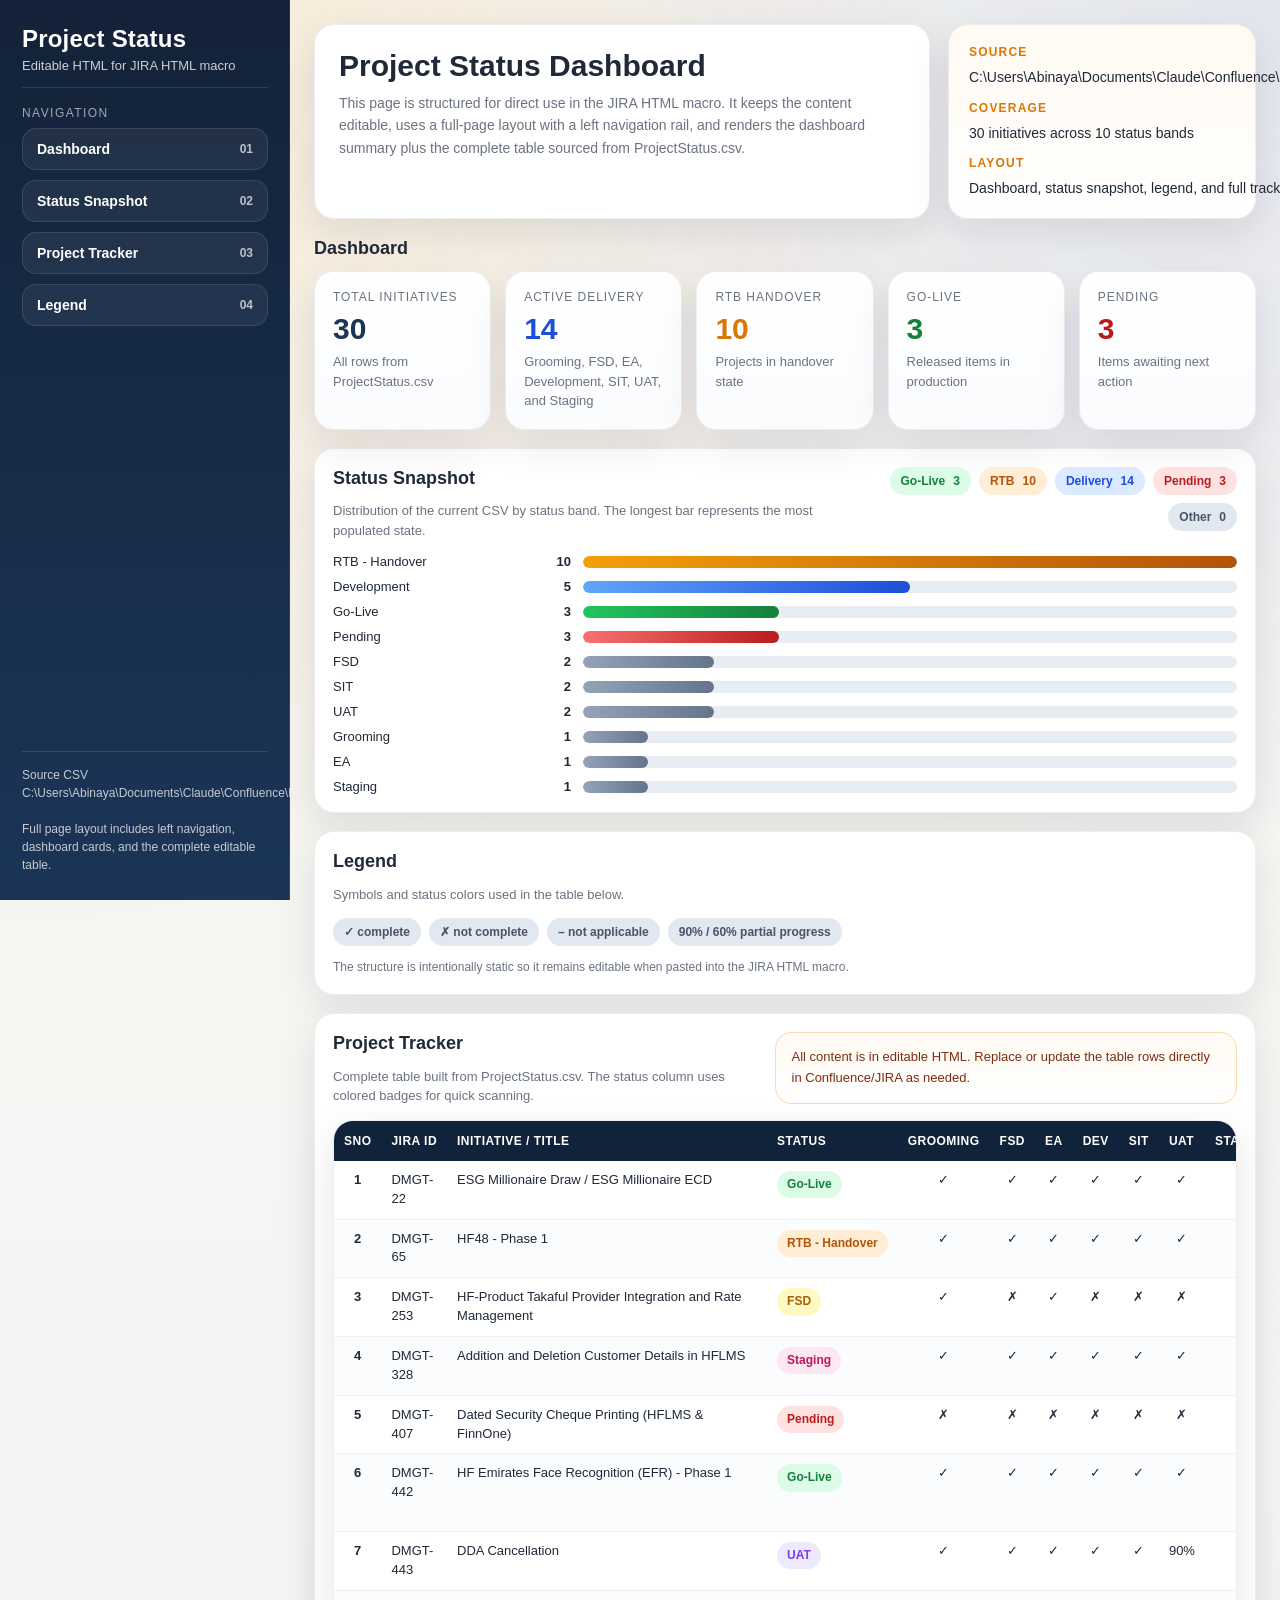
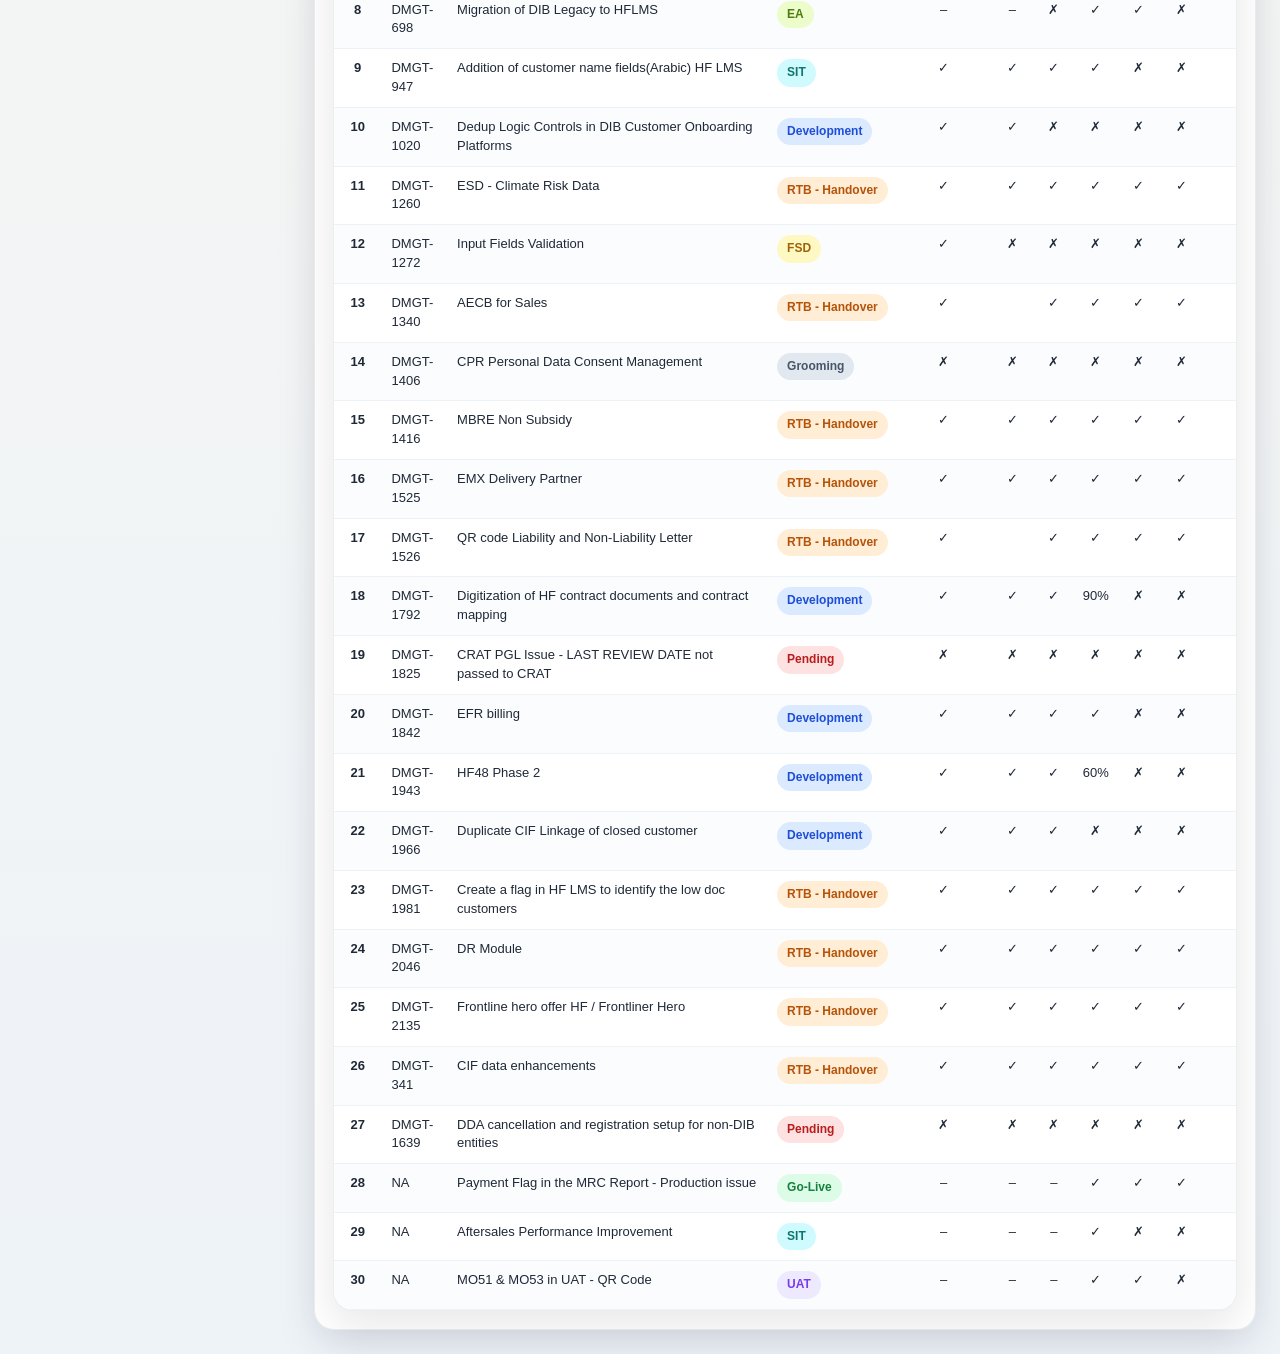
<file: ProjectStatus_JIRA.html>
<!DOCTYPE html>
<html lang="en">
<head>
  <meta charset="utf-8" />
  <meta name="viewport" content="width=device-width, initial-scale=1" />
  <title>Project Status Dashboard</title>
  <style>
    :root {
      --bg: #f4efe4;
      --panel: #ffffff;
      --ink: #1f2937;
      --muted: #6b7280;
      --line: #d8e0ea;
      --nav: #132238;
      --nav2: #1b3557;
      --accent: #d97706;
      --accent-soft: #fff3e0;
      --green: #15803d;
      --green-soft: #dcfce7;
      --amber: #b45309;
      --amber-soft: #fef3c7;
      --red: #b91c1c;
      --red-soft: #fee2e2;
      --blue: #1d4ed8;
      --blue-soft: #dbeafe;
      --shadow: 0 14px 40px rgba(15, 23, 42, 0.10);
    }

    * { box-sizing: border-box; }

    html { scroll-behavior: smooth; }

    body {
      margin: 0;
      color: var(--ink);
      background:
        radial-gradient(circle at top left, rgba(217, 119, 6, 0.12), transparent 30%),
        radial-gradient(circle at top right, rgba(29, 78, 216, 0.10), transparent 28%),
        linear-gradient(180deg, #faf7f0 0%, #eef3f8 100%);
      font-family: "Segoe UI", Tahoma, sans-serif;
    }

    .shell {
      display: flex;
      min-height: 100vh;
      align-items: stretch;
    }

    .sidebar {
      width: 290px;
      min-width: 290px;
      background: linear-gradient(180deg, var(--nav) 0%, var(--nav2) 100%);
      color: #fff;
      padding: 26px 22px;
      display: flex;
      flex-direction: column;
      gap: 18px;
      box-shadow: inset -1px 0 0 rgba(255, 255, 255, 0.08);
      position: sticky;
      top: 0;
      height: 100vh;
      overflow: auto;
    }

    .brand {
      display: grid;
      gap: 6px;
      padding-bottom: 14px;
      border-bottom: 1px solid rgba(255, 255, 255, 0.12);
    }

    .brand h1 {
      margin: 0;
      font-size: 24px;
      line-height: 1.1;
      letter-spacing: 0.2px;
    }

    .brand p {
      margin: 0;
      font-size: 13px;
      color: rgba(255, 255, 255, 0.78);
    }

    .nav-title {
      margin: 0 0 8px;
      font-size: 12px;
      letter-spacing: 0.12em;
      text-transform: uppercase;
      color: rgba(255, 255, 255, 0.60);
    }

    .nav {
      display: grid;
      gap: 10px;
    }

    .nav a {
      display: flex;
      align-items: center;
      justify-content: space-between;
      gap: 12px;
      text-decoration: none;
      color: #fff;
      background: rgba(255, 255, 255, 0.06);
      border: 1px solid rgba(255, 255, 255, 0.10);
      padding: 12px 14px;
      border-radius: 14px;
      transition: transform 0.15s ease, background 0.15s ease;
      font-size: 14px;
      font-weight: 600;
    }

    .nav a:hover {
      transform: translateX(2px);
      background: rgba(255, 255, 255, 0.12);
    }

    .nav a span:last-child {
      opacity: 0.7;
      font-size: 12px;
    }

    .sidebar-footer {
      margin-top: auto;
      padding-top: 14px;
      border-top: 1px solid rgba(255, 255, 255, 0.12);
      font-size: 12px;
      color: rgba(255, 255, 255, 0.74);
      line-height: 1.5;
    }

    .main {
      flex: 1;
      padding: 24px;
      min-width: 0;
    }

    .hero {
      display: grid;
      grid-template-columns: minmax(0, 1.6fr) minmax(280px, 0.8fr);
      gap: 18px;
      align-items: stretch;
      margin-bottom: 18px;
    }

    .hero-copy,
    .hero-note,
    .panel,
    .card,
    .table-wrap {
      background: var(--panel);
      border: 1px solid rgba(31, 41, 55, 0.08);
      border-radius: 20px;
      box-shadow: var(--shadow);
    }

    .hero-copy {
      padding: 24px;
    }

    .hero-copy h2 {
      margin: 0 0 10px;
      font-size: 30px;
      line-height: 1.1;
    }

    .hero-copy p {
      margin: 0;
      color: var(--muted);
      font-size: 14px;
      line-height: 1.6;
      max-width: 900px;
    }

    .hero-note {
      padding: 18px 20px;
      background: linear-gradient(180deg, #fffaf2 0%, #fff 100%);
      display: grid;
      gap: 10px;
      align-content: center;
    }

    .hero-note strong {
      display: block;
      font-size: 12px;
      text-transform: uppercase;
      letter-spacing: 0.10em;
      color: var(--accent);
      margin-bottom: 4px;
    }

    .hero-note div {
      font-size: 14px;
      line-height: 1.6;
      color: var(--ink);
    }

    .section {
      margin-top: 18px;
    }

    .section h3 {
      margin: 0 0 12px;
      font-size: 18px;
      line-height: 1.25;
    }

    .cards {
      display: grid;
      grid-template-columns: repeat(5, minmax(0, 1fr));
      gap: 14px;
    }

    .card {
      padding: 18px;
      background: linear-gradient(180deg, #fff 0%, #fbfcfe 100%);
    }

    .card .label {
      display: block;
      color: var(--muted);
      font-size: 12px;
      letter-spacing: 0.08em;
      text-transform: uppercase;
      margin-bottom: 10px;
    }

    .card .value {
      display: block;
      font-size: 30px;
      line-height: 1;
      font-weight: 800;
      margin-bottom: 8px;
    }

    .card .meta {
      display: block;
      color: var(--muted);
      font-size: 13px;
      line-height: 1.5;
    }

    .card.total .value { color: var(--nav2); }
    .card.delivery .value { color: var(--blue); }
    .card.rtb .value { color: var(--accent); }
    .card.live .value { color: var(--green); }
    .card.pending .value { color: var(--red); }

    .panel {
      padding: 18px;
    }

    .panel-head {
      display: flex;
      justify-content: space-between;
      gap: 16px;
      align-items: flex-start;
      margin-bottom: 14px;
    }

    .panel-head p {
      margin: 4px 0 0;
      color: var(--muted);
      font-size: 13px;
      line-height: 1.5;
    }

    .legend {
      display: flex;
      flex-wrap: wrap;
      gap: 8px;
      justify-content: flex-end;
    }

    .chip {
      display: inline-flex;
      align-items: center;
      gap: 8px;
      padding: 7px 11px;
      border-radius: 999px;
      font-size: 12px;
      font-weight: 700;
      white-space: nowrap;
    }

    .chip strong {
      font-size: 12px;
    }

    .chip-go-live { background: var(--green-soft); color: var(--green); }
    .chip-rtb { background: #ffedd5; color: #b45309; }
    .chip-development { background: var(--blue-soft); color: var(--blue); }
    .chip-pending { background: var(--red-soft); color: var(--red); }
    .chip-other { background: #e2e8f0; color: #475569; }

    .status-grid {
      display: grid;
      gap: 10px;
    }

    .status-row {
      display: grid;
      grid-template-columns: 170px 56px 1fr;
      gap: 12px;
      align-items: center;
      font-size: 13px;
    }

    .status-row .count {
      text-align: right;
      font-weight: 800;
      color: var(--ink);
    }

    .bar {
      height: 12px;
      border-radius: 999px;
      background: #e8edf4;
      overflow: hidden;
    }

    .bar span {
      display: block;
      height: 100%;
      border-radius: inherit;
    }

    .bar-go-live { background: linear-gradient(90deg, #22c55e, #15803d); }
    .bar-rtb { background: linear-gradient(90deg, #f59e0b, #b45309); }
    .bar-dev { background: linear-gradient(90deg, #60a5fa, #1d4ed8); }
    .bar-pending { background: linear-gradient(90deg, #f87171, #b91c1c); }
    .bar-other { background: linear-gradient(90deg, #94a3b8, #64748b); }

    .table-wrap {
      overflow: auto;
    }

    table {
      width: 100%;
      min-width: 1700px;
      border-collapse: separate;
      border-spacing: 0;
    }

    thead th {
      position: sticky;
      top: 0;
      background: #10233b;
      color: #fff;
      padding: 12px 10px;
      font-size: 12px;
      line-height: 1.35;
      text-transform: uppercase;
      letter-spacing: 0.04em;
      text-align: left;
      vertical-align: bottom;
      white-space: nowrap;
      z-index: 1;
    }

    tbody td {
      padding: 10px 10px;
      border-bottom: 1px solid #edf2f7;
      font-size: 13px;
      line-height: 1.45;
      vertical-align: top;
      background: #fff;
    }

    tbody tr:nth-child(even) td {
      background: #fbfcfe;
    }

    tbody tr:hover td {
      background: #fff8ed;
    }

    td.num {
      text-align: center;
      font-weight: 700;
      width: 52px;
    }

    td.center {
      text-align: center;
      white-space: nowrap;
    }

    td.title {
      min-width: 320px;
    }

    td.remark {
      min-width: 260px;
    }

    .status-badge {
      display: inline-flex;
      align-items: center;
      padding: 5px 10px;
      border-radius: 999px;
      font-size: 12px;
      font-weight: 800;
      white-space: nowrap;
    }

    .status-go-live { background: var(--green-soft); color: var(--green); }
    .status-rtb { background: #ffedd5; color: #b45309; }
    .status-development { background: var(--blue-soft); color: var(--blue); }
    .status-pending { background: var(--red-soft); color: var(--red); }
    .status-sit { background: #cffafe; color: #0f766e; }
    .status-uat { background: #ede9fe; color: #7c3aed; }
    .status-fsd { background: #fef9c3; color: #a16207; }
    .status-grooming { background: #e2e8f0; color: #475569; }
    .status-staging { background: #fce7f3; color: #be185d; }
    .status-ea { background: #ecfccb; color: #4d7c0f; }

    .note {
      background: linear-gradient(180deg, #fffaf2 0%, #fff 100%);
      border: 1px solid #fed7aa;
      border-radius: 16px;
      padding: 14px 16px;
      color: #7c2d12;
      font-size: 13px;
      line-height: 1.6;
    }

    .footnote {
      margin-top: 12px;
      color: var(--muted);
      font-size: 12px;
      line-height: 1.5;
    }

    @media (max-width: 1180px) {
      .shell { flex-direction: column; }
      .sidebar {
        width: 100%;
        min-width: 0;
        height: auto;
        position: relative;
      }
      .hero { grid-template-columns: 1fr; }
      .cards { grid-template-columns: repeat(2, minmax(0, 1fr)); }
      .panel-head { flex-direction: column; }
      .legend { justify-content: flex-start; }
      .main { padding: 16px; }
    }

    @media (max-width: 760px) {
      .cards { grid-template-columns: 1fr; }
      .status-row { grid-template-columns: 1fr; }
      .status-row .count { text-align: left; }
    }
  </style>
</head>
<body>
  <div class="shell">
    <aside class="sidebar">
      <div class="brand">
        <h1>Project Status</h1>
        <p>Editable HTML for JIRA HTML macro</p>
      </div>

      <div>
        <p class="nav-title">Navigation</p>
        <nav class="nav">
          <a href="#dashboard"><span>Dashboard</span><span>01</span></a>
          <a href="#pipeline"><span>Status Snapshot</span><span>02</span></a>
          <a href="#tracker"><span>Project Tracker</span><span>03</span></a>
          <a href="#legend"><span>Legend</span><span>04</span></a>
        </nav>
      </div>

      <div class="sidebar-footer">
        Source CSV<br />
        C:\Users\Abinaya\Documents\Claude\Confluence\ProjectStatus\ProjectStatus.csv<br /><br />
        Full page layout includes left navigation, dashboard cards, and the complete editable table.
      </div>
    </aside>

    <main class="main">
      <section class="hero">
        <div class="hero-copy">
          <h2>Project Status Dashboard</h2>
          <p>
            This page is structured for direct use in the JIRA HTML macro. It keeps the content editable,
            uses a full-page layout with a left navigation rail, and renders the dashboard summary plus the
            complete table sourced from ProjectStatus.csv.
          </p>
        </div>

        <div class="hero-note">
          <div><strong>Source</strong><div>C:\Users\Abinaya\Documents\Claude\Confluence\ProjectStatus\ProjectStatus.csv</div></div>
          <div><strong>Coverage</strong><div>30 initiatives across 10 status bands</div></div>
          <div><strong>Layout</strong><div>Dashboard, status snapshot, legend, and full tracker table</div></div>
        </div>
      </section>

      <section id="dashboard" class="section">
        <h3>Dashboard</h3>
        <div class="cards">
          <article class="card total">
            <span class="label">Total Initiatives</span>
            <span class="value">30</span>
            <span class="meta">All rows from ProjectStatus.csv</span>
          </article>
          <article class="card delivery">
            <span class="label">Active Delivery</span>
            <span class="value">14</span>
            <span class="meta">Grooming, FSD, EA, Development, SIT, UAT, and Staging</span>
          </article>
          <article class="card rtb">
            <span class="label">RTB Handover</span>
            <span class="value">10</span>
            <span class="meta">Projects in handover state</span>
          </article>
          <article class="card live">
            <span class="label">Go-Live</span>
            <span class="value">3</span>
            <span class="meta">Released items in production</span>
          </article>
          <article class="card pending">
            <span class="label">Pending</span>
            <span class="value">3</span>
            <span class="meta">Items awaiting next action</span>
          </article>
        </div>
      </section>

      <section id="pipeline" class="section panel">
        <div class="panel-head">
          <div>
            <h3>Status Snapshot</h3>
            <p>Distribution of the current CSV by status band. The longest bar represents the most populated state.</p>
          </div>
          <div class="legend">
            <span class="chip chip-go-live"><strong>Go-Live</strong> 3</span>
            <span class="chip chip-rtb"><strong>RTB</strong> 10</span>
            <span class="chip chip-development"><strong>Delivery</strong> 14</span>
            <span class="chip chip-pending"><strong>Pending</strong> 3</span>
            <span class="chip chip-other"><strong>Other</strong> 0</span>
          </div>
        </div>

        <div class="status-grid">
          <div class="status-row"><div>RTB - Handover</div><div class="count">10</div><div class="bar"><span class="bar-rtb" style="width:100%"></span></div></div>
          <div class="status-row"><div>Development</div><div class="count">5</div><div class="bar"><span class="bar-dev" style="width:50%"></span></div></div>
          <div class="status-row"><div>Go-Live</div><div class="count">3</div><div class="bar"><span class="bar-go-live" style="width:30%"></span></div></div>
          <div class="status-row"><div>Pending</div><div class="count">3</div><div class="bar"><span class="bar-pending" style="width:30%"></span></div></div>
          <div class="status-row"><div>FSD</div><div class="count">2</div><div class="bar"><span class="bar-other" style="width:20%"></span></div></div>
          <div class="status-row"><div>SIT</div><div class="count">2</div><div class="bar"><span class="bar-other" style="width:20%"></span></div></div>
          <div class="status-row"><div>UAT</div><div class="count">2</div><div class="bar"><span class="bar-other" style="width:20%"></span></div></div>
          <div class="status-row"><div>Grooming</div><div class="count">1</div><div class="bar"><span class="bar-other" style="width:10%"></span></div></div>
          <div class="status-row"><div>EA</div><div class="count">1</div><div class="bar"><span class="bar-other" style="width:10%"></span></div></div>
          <div class="status-row"><div>Staging</div><div class="count">1</div><div class="bar"><span class="bar-other" style="width:10%"></span></div></div>
        </div>
      </section>

      <section id="legend" class="section panel">
        <div class="panel-head">
          <div>
            <h3>Legend</h3>
            <p>Symbols and status colors used in the table below.</p>
          </div>
        </div>
        <div class="legend" style="justify-content:flex-start; margin-bottom:12px;">
          <span class="chip chip-other">&#10003; complete</span>
          <span class="chip chip-other">&#10007; not complete</span>
          <span class="chip chip-other">&ndash; not applicable</span>
          <span class="chip chip-other">90% / 60% partial progress</span>
        </div>
        <div class="footnote">The structure is intentionally static so it remains editable when pasted into the JIRA HTML macro.</div>
      </section>

      <section id="tracker" class="section panel">
        <div class="panel-head">
          <div>
            <h3>Project Tracker</h3>
            <p>Complete table built from ProjectStatus.csv. The status column uses colored badges for quick scanning.</p>
          </div>
          <div class="note">All content is in editable HTML. Replace or update the table rows directly in Confluence/JIRA as needed.</div>
        </div>

        <div class="table-wrap">
          <table>
            <thead>
              <tr>
                <th>Sno</th>
                <th>JIRA ID</th>
                <th>Initiative / Title</th>
                <th>Status</th>
                <th>Grooming</th>
                <th>FSD</th>
                <th>EA</th>
                <th>Dev</th>
                <th>SIT</th>
                <th>UAT</th>
                <th>Staging</th>
                <th>Go-Live</th>
                <th>RTB Hd ovr</th>
                <th>Cur Act Comp Dt</th>
                <th>Nxt Act Strt Dt</th>
                <th>Go-live Dt</th>
                <th>Remarks</th>
              </tr>
            </thead>
            <tbody>
              <tr>
                <td class="num">1</td><td>DMGT-22</td><td class="title">ESG Millionaire Draw / ESG Millionaire ECD</td><td><span class="status-badge status-go-live">Go-Live</span></td><td class="center">&#10003;</td><td class="center">&#10003;</td><td class="center">&#10003;</td><td class="center">&#10003;</td><td class="center">&#10003;</td><td class="center">&#10003;</td><td class="center">&#10003;</td><td class="center">&#10007;</td><td class="center">&#10007;</td><td class="center">16-Aug-26</td><td class="center"></td><td class="center">16-Aug-26</td><td class="remark"></td>
              </tr>
              <tr>
                <td class="num">2</td><td>DMGT-65</td><td class="title">HF48 - Phase 1</td><td><span class="status-badge status-rtb">RTB - Handover</span></td><td class="center">&#10003;</td><td class="center">&#10003;</td><td class="center">&#10003;</td><td class="center">&#10003;</td><td class="center">&#10003;</td><td class="center">&#10003;</td><td class="center">&#10003;</td><td class="center">&#10003;</td><td class="center">&#10007;</td><td class="center"></td><td class="center"></td><td class="center"></td><td class="remark">Pending with Shoaib</td>
              </tr>
              <tr>
                <td class="num">3</td><td>DMGT-253</td><td class="title">HF-Product Takaful Provider Integration and Rate Management</td><td><span class="status-badge status-fsd">FSD</span></td><td class="center">&#10003;</td><td class="center">&#10007;</td><td class="center">&#10003;</td><td class="center">&#10007;</td><td class="center">&#10007;</td><td class="center">&#10007;</td><td class="center">&#10007;</td><td class="center">&#10007;</td><td class="center">&#10007;</td><td class="center"></td><td class="center"></td><td class="center"></td><td class="remark">Base line 1 - TBD</td>
              </tr>
              <tr>
                <td class="num">4</td><td>DMGT-328</td><td class="title">Addition and Deletion Customer Details in HFLMS</td><td><span class="status-badge status-staging">Staging</span></td><td class="center">&#10003;</td><td class="center">&#10003;</td><td class="center">&#10003;</td><td class="center">&#10003;</td><td class="center">&#10003;</td><td class="center">&#10003;</td><td class="center">&#10007;</td><td class="center">&#10007;</td><td class="center">&#10007;</td><td class="center">14-Aug-26</td><td class="center">23-Aug-26</td><td class="center"></td><td class="remark"></td>
              </tr>
              <tr>
                <td class="num">5</td><td>DMGT-407</td><td class="title">Dated Security Cheque Printing (HFLMS &amp; FinnOne)</td><td><span class="status-badge status-pending">Pending</span></td><td class="center">&#10007;</td><td class="center">&#10007;</td><td class="center">&#10007;</td><td class="center">&#10007;</td><td class="center">&#10007;</td><td class="center">&#10007;</td><td class="center">&#10007;</td><td class="center">&#10007;</td><td class="center">&#10007;</td><td class="center"></td><td class="center"></td><td class="center"></td><td class="remark">Pipeline-With business</td>
              </tr>
              <tr>
                <td class="num">6</td><td>DMGT-442</td><td class="title">HF Emirates Face Recognition (EFR) - Phase 1</td><td><span class="status-badge status-go-live">Go-Live</span></td><td class="center">&#10003;</td><td class="center">&#10003;</td><td class="center">&#10003;</td><td class="center">&#10003;</td><td class="center">&#10003;</td><td class="center">&#10003;</td><td class="center">&#10003;</td><td class="center">&#10007;</td><td class="center">&#10007;</td><td class="center">09-Aug-26</td><td class="center"></td><td class="center"></td><td class="remark">Blocked - GIS approval - Pen testing, Release preparation, Port opening-Kafka, Biz, RTB alignmnt</td>
              </tr>
              <tr>
                <td class="num">7</td><td>DMGT-443</td><td class="title">DDA Cancellation</td><td><span class="status-badge status-uat">UAT</span></td><td class="center">&#10003;</td><td class="center">&#10003;</td><td class="center">&#10003;</td><td class="center">&#10003;</td><td class="center">&#10003;</td><td class="center">90%</td><td class="center">&#10007;</td><td class="center">&#10007;</td><td class="center">&#10007;</td><td class="center">03-Aug-26</td><td class="center">06-Sep-26</td><td class="center"></td><td class="remark">UAT is blocked due to DDA presentment prod issue.</td>
              </tr>
              <tr>
                <td class="num">8</td><td>DMGT-698</td><td class="title">Migration of DIB Legacy to HFLMS</td><td><span class="status-badge status-ea">EA</span></td><td class="center">&ndash;</td><td class="center">&ndash;</td><td class="center">&#10007;</td><td class="center">&#10003;</td><td class="center">&#10003;</td><td class="center">&#10007;</td><td class="center">&#10007;</td><td class="center">&#10007;</td><td class="center">&#10007;</td><td class="center">TBD</td><td class="center">TBD</td><td class="center"></td><td class="remark">Awaiting EA solution, Dev &amp; SIT completed.</td>
              </tr>
              <tr>
                <td class="num">9</td><td>DMGT-947</td><td class="title">Addition of customer name fields(Arabic) HF LMS</td><td><span class="status-badge status-sit">SIT</span></td><td class="center">&#10003;</td><td class="center">&#10003;</td><td class="center">&#10003;</td><td class="center">&#10003;</td><td class="center">&#10007;</td><td class="center">&#10007;</td><td class="center">&#10007;</td><td class="center">&#10007;</td><td class="center">&#10007;</td><td class="center">06-Aug-26</td><td class="center"></td><td class="center"></td><td class="remark"></td>
              </tr>
              <tr>
                <td class="num">10</td><td>DMGT-1020</td><td class="title">Dedup Logic Controls in DIB Customer Onboarding Platforms</td><td><span class="status-badge status-development">Development</span></td><td class="center">&#10003;</td><td class="center">&#10003;</td><td class="center">&#10007;</td><td class="center">&#10007;</td><td class="center">&#10007;</td><td class="center">&#10007;</td><td class="center">&#10007;</td><td class="center">&#10007;</td><td class="center">&#10007;</td><td class="center">02-Oct-26</td><td class="center">TBD</td><td class="center"></td><td class="remark"></td>
              </tr>
              <tr>
                <td class="num">11</td><td>DMGT-1260</td><td class="title">ESD - Climate Risk Data</td><td><span class="status-badge status-rtb">RTB - Handover</span></td><td class="center">&#10003;</td><td class="center">&#10003;</td><td class="center">&#10003;</td><td class="center">&#10003;</td><td class="center">&#10003;</td><td class="center">&#10003;</td><td class="center">&#10003;</td><td class="center">&#10003;</td><td class="center">&#10007;</td><td class="center">NA</td><td class="center">NA</td><td class="center"></td><td class="remark"></td>
              </tr>
              <tr>
                <td class="num">12</td><td>DMGT-1272</td><td class="title">Input Fields Validation</td><td><span class="status-badge status-fsd">FSD</span></td><td class="center">&#10003;</td><td class="center">&#10007;</td><td class="center">&#10007;</td><td class="center">&#10007;</td><td class="center">&#10007;</td><td class="center">&#10007;</td><td class="center">&#10007;</td><td class="center">&#10007;</td><td class="center">&#10007;</td><td class="center">NA</td><td class="center">NA</td><td class="center"></td><td class="remark">Base line 1 - TBD</td>
              </tr>
              <tr>
                <td class="num">13</td><td>DMGT-1340</td><td class="title">AECB for Sales</td><td><span class="status-badge status-rtb">RTB - Handover</span></td><td class="center">&#10003;</td><td class="center"></td><td class="center">&#10003;</td><td class="center">&#10003;</td><td class="center">&#10003;</td><td class="center">&#10003;</td><td class="center">&#10003;</td><td class="center">&#10003;</td><td class="center">&#10007;</td><td class="center"></td><td class="center"></td><td class="center"></td><td class="remark">Pending with Shoaib</td>
              </tr>
              <tr>
                <td class="num">14</td><td>DMGT-1406</td><td class="title">CPR Personal Data Consent Management</td><td><span class="status-badge status-grooming">Grooming</span></td><td class="center">&#10007;</td><td class="center">&#10007;</td><td class="center">&#10007;</td><td class="center">&#10007;</td><td class="center">&#10007;</td><td class="center">&#10007;</td><td class="center">&#10007;</td><td class="center">&#10007;</td><td class="center">&#10007;</td><td class="center"></td><td class="center"></td><td class="center"></td><td class="remark"></td>
              </tr>
              <tr>
                <td class="num">15</td><td>DMGT-1416</td><td class="title">MBRE Non Subsidy</td><td><span class="status-badge status-rtb">RTB - Handover</span></td><td class="center">&#10003;</td><td class="center">&#10003;</td><td class="center">&#10003;</td><td class="center">&#10003;</td><td class="center">&#10003;</td><td class="center">&#10003;</td><td class="center">&#10003;</td><td class="center">&#10003;</td><td class="center">&#10007;</td><td class="center"></td><td class="center"></td><td class="center"></td><td class="remark">Pending with Arya</td>
              </tr>
              <tr>
                <td class="num">16</td><td>DMGT-1525</td><td class="title">EMX Delivery Partner</td><td><span class="status-badge status-rtb">RTB - Handover</span></td><td class="center">&#10003;</td><td class="center">&#10003;</td><td class="center">&#10003;</td><td class="center">&#10003;</td><td class="center">&#10003;</td><td class="center">&#10003;</td><td class="center">&#10003;</td><td class="center">&#10003;</td><td class="center">&ndash;</td><td class="center"></td><td class="center"></td><td class="center"></td><td class="remark">Support Project</td>
              </tr>
              <tr>
                <td class="num">17</td><td>DMGT-1526</td><td class="title">QR code Liability and Non-Liability Letter</td><td><span class="status-badge status-rtb">RTB - Handover</span></td><td class="center">&#10003;</td><td class="center"></td><td class="center">&#10003;</td><td class="center">&#10003;</td><td class="center">&#10003;</td><td class="center">&#10003;</td><td class="center">&#10003;</td><td class="center">&#10003;</td><td class="center">&#10007;</td><td class="center"></td><td class="center"></td><td class="center"></td><td class="remark"></td>
              </tr>
              <tr>
                <td class="num">18</td><td>DMGT-1792</td><td class="title">Digitization of HF contract documents and contract mapping</td><td><span class="status-badge status-development">Development</span></td><td class="center">&#10003;</td><td class="center">&#10003;</td><td class="center">&#10003;</td><td class="center">90%</td><td class="center">&#10007;</td><td class="center">&#10007;</td><td class="center">&#10007;</td><td class="center">&#10007;</td><td class="center">&#10007;</td><td class="center">05-Aug-26</td><td class="center"></td><td class="center"></td><td class="remark"></td>
              </tr>
              <tr>
                <td class="num">19</td><td>DMGT-1825</td><td class="title">CRAT PGL Issue - LAST REVIEW DATE not passed to CRAT</td><td><span class="status-badge status-pending">Pending</span></td><td class="center">&#10007;</td><td class="center">&#10007;</td><td class="center">&#10007;</td><td class="center">&#10007;</td><td class="center">&#10007;</td><td class="center">&#10007;</td><td class="center">&#10007;</td><td class="center">&#10007;</td><td class="center">&#10007;</td><td class="center"></td><td class="center"></td><td class="center"></td><td class="remark"></td>
              </tr>
              <tr>
                <td class="num">20</td><td>DMGT-1842</td><td class="title">EFR billing</td><td><span class="status-badge status-development">Development</span></td><td class="center">&#10003;</td><td class="center">&#10003;</td><td class="center">&#10003;</td><td class="center">&#10003;</td><td class="center">&#10007;</td><td class="center">&#10007;</td><td class="center">&#10007;</td><td class="center">&#10007;</td><td class="center">&#10007;</td><td class="center">04-Aug-26</td><td class="center">15-Sep-26</td><td class="center">15-Sep-26</td><td class="remark">Development Completed. SIT will start from 15/09/2026</td>
              </tr>
              <tr>
                <td class="num">21</td><td>DMGT-1943</td><td class="title">HF48 Phase 2</td><td><span class="status-badge status-development">Development</span></td><td class="center">&#10003;</td><td class="center">&#10003;</td><td class="center">&#10003;</td><td class="center">60%</td><td class="center">&#10007;</td><td class="center">&#10007;</td><td class="center">&#10007;</td><td class="center">&#10007;</td><td class="center">&#10007;</td><td class="center">21-Aug-26</td><td class="center"></td><td class="center"></td><td class="remark"></td>
              </tr>
              <tr>
                <td class="num">22</td><td>DMGT-1966</td><td class="title">Duplicate CIF Linkage of closed customer</td><td><span class="status-badge status-development">Development</span></td><td class="center">&#10003;</td><td class="center">&#10003;</td><td class="center">&#10003;</td><td class="center">&#10007;</td><td class="center">&#10007;</td><td class="center">&#10007;</td><td class="center">&#10007;</td><td class="center">&#10007;</td><td class="center">&#10007;</td><td class="center"></td><td class="center"></td><td class="center"></td><td class="remark"></td>
              </tr>
              <tr>
                <td class="num">23</td><td>DMGT-1981</td><td class="title">Create a flag in HF LMS to identify the low doc customers</td><td><span class="status-badge status-rtb">RTB - Handover</span></td><td class="center">&#10003;</td><td class="center">&#10003;</td><td class="center">&#10003;</td><td class="center">&#10003;</td><td class="center">&#10003;</td><td class="center">&#10003;</td><td class="center">&#10003;</td><td class="center">&#10003;</td><td class="center">&#10007;</td><td class="center"></td><td class="center"></td><td class="center"></td><td class="remark"></td>
              </tr>
              <tr>
                <td class="num">24</td><td>DMGT-2046</td><td class="title">DR Module</td><td><span class="status-badge status-rtb">RTB - Handover</span></td><td class="center">&#10003;</td><td class="center">&#10003;</td><td class="center">&#10003;</td><td class="center">&#10003;</td><td class="center">&#10003;</td><td class="center">&#10003;</td><td class="center">&#10003;</td><td class="center">&#10003;</td><td class="center">&#10007;</td><td class="center"></td><td class="center"></td><td class="center"></td><td class="remark"></td>
              </tr>
              <tr>
                <td class="num">25</td><td>DMGT-2135</td><td class="title">Frontline hero offer HF / Frontliner Hero</td><td><span class="status-badge status-rtb">RTB - Handover</span></td><td class="center">&#10003;</td><td class="center">&#10003;</td><td class="center">&#10003;</td><td class="center">&#10003;</td><td class="center">&#10003;</td><td class="center">&#10003;</td><td class="center">&#10003;</td><td class="center">&#10003;</td><td class="center">&#10007;</td><td class="center"></td><td class="center"></td><td class="center"></td><td class="remark"></td>
              </tr>
              <tr>
                <td class="num">26</td><td>DMGT-341</td><td class="title">CIF data enhancements</td><td><span class="status-badge status-rtb">RTB - Handover</span></td><td class="center">&#10003;</td><td class="center">&#10003;</td><td class="center">&#10003;</td><td class="center">&#10003;</td><td class="center">&#10003;</td><td class="center">&#10003;</td><td class="center">&#10003;</td><td class="center">&#10003;</td><td class="center">&#10007;</td><td class="center"></td><td class="center"></td><td class="center"></td><td class="remark"></td>
              </tr>
              <tr>
                <td class="num">27</td><td>DMGT-1639</td><td class="title">DDA cancellation and registration setup for non-DIB entities</td><td><span class="status-badge status-pending">Pending</span></td><td class="center">&#10007;</td><td class="center">&#10007;</td><td class="center">&#10007;</td><td class="center">&#10007;</td><td class="center">&#10007;</td><td class="center">&#10007;</td><td class="center">&#10007;</td><td class="center">&#10007;</td><td class="center">&#10007;</td><td class="center"></td><td class="center"></td><td class="center"></td><td class="remark"></td>
              </tr>
              <tr>
                <td class="num">28</td><td>NA</td><td class="title">Payment Flag in the MRC Report - Production issue</td><td><span class="status-badge status-go-live">Go-Live</span></td><td class="center">&ndash;</td><td class="center">&ndash;</td><td class="center">&ndash;</td><td class="center">&#10003;</td><td class="center">&#10003;</td><td class="center">&#10003;</td><td class="center">&#10003;</td><td class="center">&#10007;</td><td class="center">&#10007;</td><td class="center"></td><td class="center"></td><td class="center"></td><td class="remark"></td>
              </tr>
              <tr>
                <td class="num">29</td><td>NA</td><td class="title">Aftersales Performance Improvement</td><td><span class="status-badge status-sit">SIT</span></td><td class="center">&ndash;</td><td class="center">&ndash;</td><td class="center">&ndash;</td><td class="center">&#10003;</td><td class="center">&#10007;</td><td class="center">&#10007;</td><td class="center">&#10007;</td><td class="center">&#10007;</td><td class="center">&#10007;</td><td class="center"></td><td class="center"></td><td class="center"></td><td class="remark">Interim Pages: SIT in progress</td>
              </tr>
              <tr>
                <td class="num">30</td><td>NA</td><td class="title">MO51 &amp; MO53 in UAT - QR Code</td><td><span class="status-badge status-uat">UAT</span></td><td class="center">&ndash;</td><td class="center">&ndash;</td><td class="center">&ndash;</td><td class="center">&#10003;</td><td class="center">&#10003;</td><td class="center">&#10007;</td><td class="center">&#10007;</td><td class="center">&#10007;</td><td class="center">&#10007;</td><td class="center"></td><td class="center"></td><td class="center"></td><td class="remark"></td>
              </tr>
            </tbody>
          </table>
        </div>
      </section>
    </main>
  </div>
</body>
</html>
</file>
